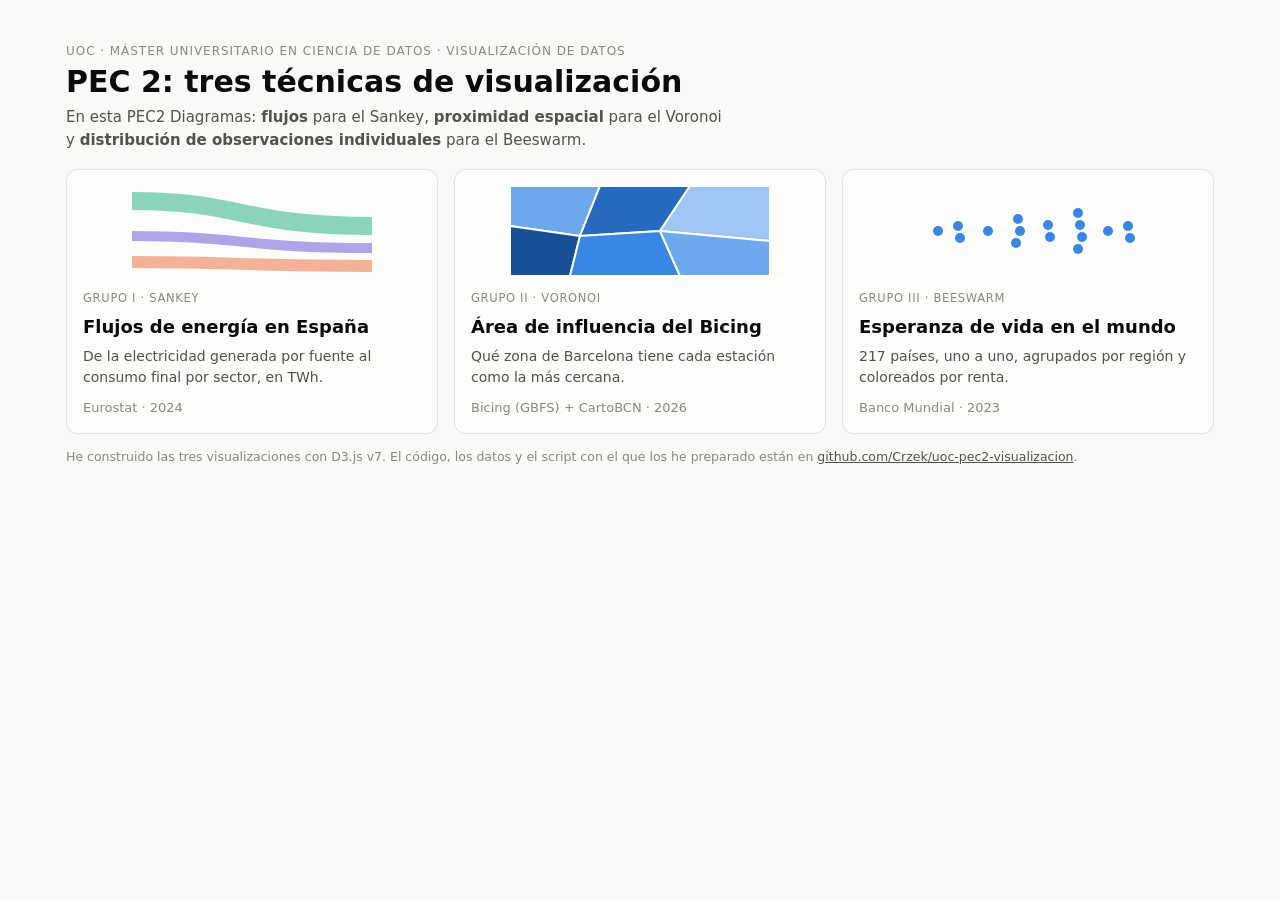
<file: index.html>
<!doctype html>
<html lang="es">
<head>
<meta charset="utf-8">
<meta name="viewport" content="width=device-width, initial-scale=1">
<title>PEC 2 · Visualización de datos</title>
<meta name="description" content="Tres técnicas de visualización (Sankey, Voronoi y Beeswarm) con datos abiertos. PEC 2, Visualización de datos, Máster en Ciencia de Datos (UOC).">
<link rel="stylesheet" href="lib/estilo.css">
<style>
  .cards { display: grid; grid-template-columns: repeat(auto-fit, minmax(260px, 1fr)); gap: 16px; margin-top: 18px; }
  a.card { display: block; color: inherit; text-decoration: none; transition: border-color .15s, transform .15s; }
  a.card:hover { border-color: var(--ink-2); transform: translateY(-2px); }
  .card h2 { font-size: 18px; margin: 4px 0 6px; }
  .card p { margin: 0; color: var(--ink-2); font-size: 14px; }
  .tag { font-size: 11.5px; letter-spacing: .06em; text-transform: uppercase; color: var(--muted); }
  .data { margin-top: 10px !important; font-size: 13px !important; color: var(--muted) !important; }
  svg.thumb { width: 100%; height: 90px; display: block; margin-bottom: 10px; }
</style>
</head>
<body>
<main>
  <p class="eyebrow">UOC · Máster Universitario en Ciencia de Datos · Visualización de datos</p>
  <h1>PEC 2: tres técnicas de visualización</h1>
  <p class="lede">En esta PEC2 Diagramas: <strong>flujos</strong> para el Sankey, <strong>proximidad espacial</strong> para el Voronoi y <strong>distribución de observaciones individuales</strong> para el Beeswarm.</p>
  <div class="cards">
    <a class="card" href="sankey/">
      <svg class="thumb" viewBox="0 0 260 90" aria-hidden="true">
        <path d="M10 15 C120 15 120 40 250 40" stroke="var(--aqua)" stroke-width="18" fill="none" opacity=".5"/>
        <path d="M10 50 C120 50 120 62 250 62" stroke="var(--violet)" stroke-width="10" fill="none" opacity=".5"/>
        <path d="M10 76 C120 76 120 80 250 80" stroke="var(--orange)" stroke-width="12" fill="none" opacity=".5"/>
      </svg>
      <span class="tag">Grupo I · Sankey</span>
      <h2>Flujos de energía en España</h2>
      <p>De la electricidad generada por fuente al consumo final por sector, en TWh.</p>
      <p class="data">Eurostat · 2024</p>
    </a>
    <a class="card" href="voronoi/">
      <svg class="thumb" viewBox="0 0 260 90" aria-hidden="true">
        <g stroke="var(--surface)" stroke-width="2">
          <path d="M0 0H90L70 50L0 40Z" fill="var(--seq-3)"/><path d="M90 0H180L150 45L70 50Z" fill="var(--seq-5)"/>
          <path d="M180 0H260V55L150 45Z" fill="var(--seq-2)"/><path d="M0 40L70 50L60 90H0Z" fill="var(--seq-6)"/>
          <path d="M70 50L150 45L170 90H60Z" fill="var(--seq-4)"/><path d="M150 45L260 55V90H170Z" fill="var(--seq-3)"/>
        </g>
      </svg>
      <span class="tag">Grupo II · Voronoi</span>
      <h2>Área de influencia del Bicing</h2>
      <p>Qué zona de Barcelona tiene cada estación como la más cercana.</p>
      <p class="data">Bicing (GBFS) + CartoBCN · 2026</p>
    </a>
    <a class="card" href="beeswarm/">
      <svg class="thumb" viewBox="0 0 260 90" aria-hidden="true">
        <g fill="var(--seq-4)">
          <circle cx="40" cy="45" r="5"/><circle cx="60" cy="40" r="5"/><circle cx="62" cy="52" r="5"/><circle cx="90" cy="45" r="5"/>
          <circle cx="120" cy="33" r="5"/><circle cx="122" cy="45" r="5"/><circle cx="118" cy="57" r="5"/><circle cx="150" cy="39" r="5"/>
          <circle cx="152" cy="51" r="5"/><circle cx="180" cy="27" r="5"/><circle cx="182" cy="39" r="5"/><circle cx="184" cy="51" r="5"/>
          <circle cx="180" cy="63" r="5"/><circle cx="210" cy="45" r="5"/><circle cx="230" cy="40" r="5"/><circle cx="232" cy="52" r="5"/>
        </g>
      </svg>
      <span class="tag">Grupo III · Beeswarm</span>
      <h2>Esperanza de vida en el mundo</h2>
      <p>217 países, uno a uno, agrupados por región y coloreados por renta.</p>
      <p class="data">Banco Mundial · 2023</p>
    </a>
  </div>
  <p class="source">He construido las tres visualizaciones con D3.js v7. El código, los datos y el script con el que los he preparado están en <a href="https://github.com/Crzek/uoc-pec2-visualizacion">github.com/Crzek/uoc-pec2-visualizacion</a>.</p>
</main>
</body>
</html>
</file>
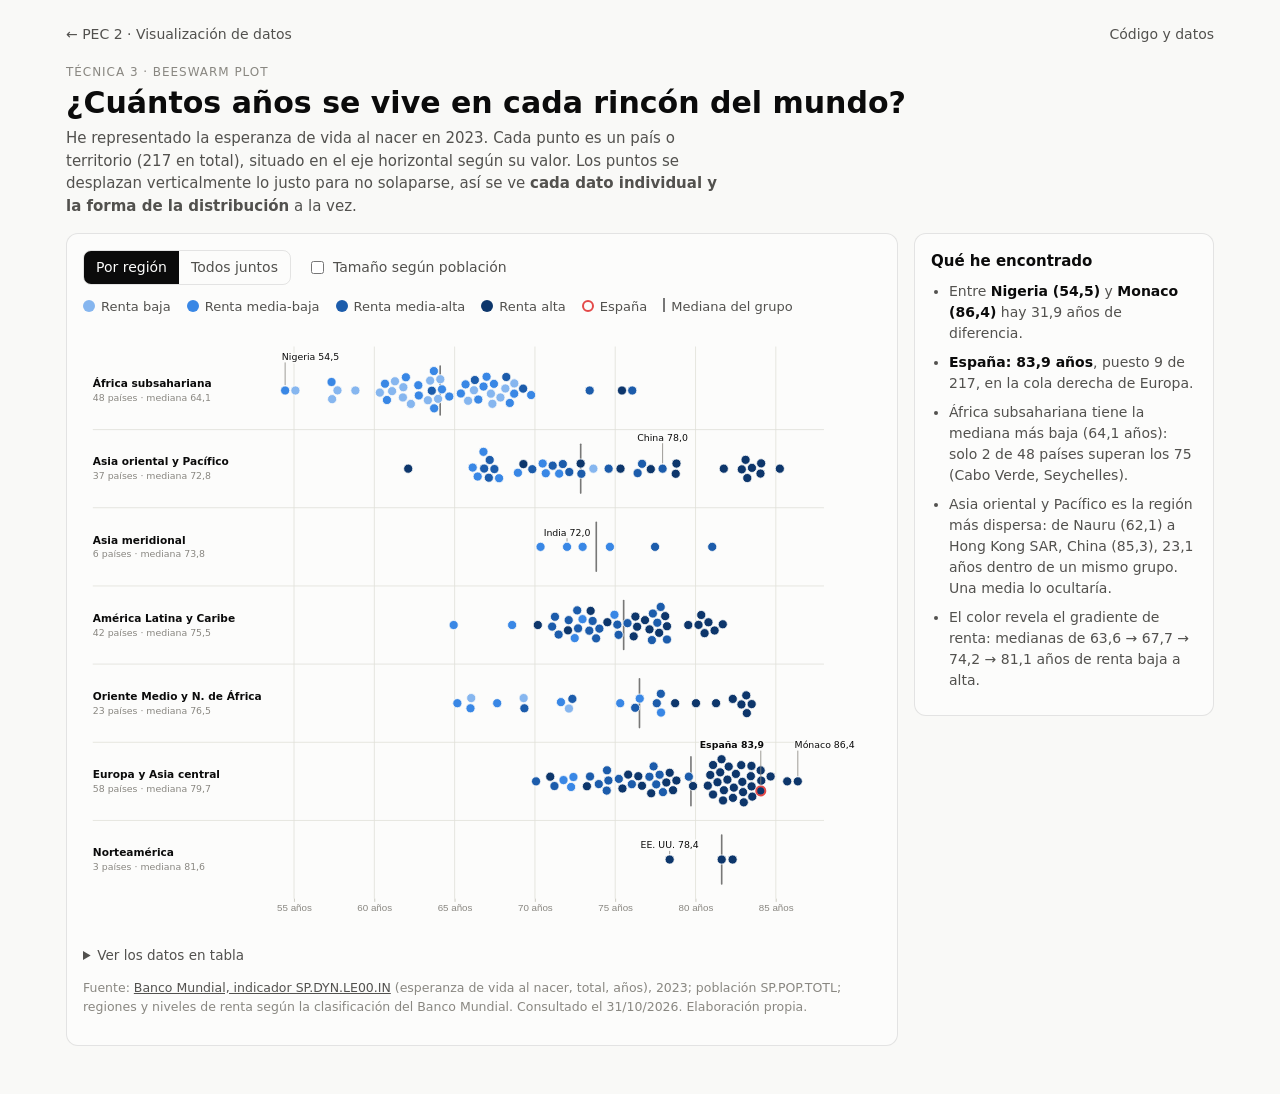
<file: beeswarm/index.html>
<!doctype html>
<html lang="es">
<head>
<meta charset="utf-8">
<meta name="viewport" content="width=device-width, initial-scale=1">
<title>Beeswarm · Esperanza de vida 2023</title>
<meta name="description" content="Beeswarm plot de la esperanza de vida al nacer en 217 países y territorios (2023), agrupados por región del Banco Mundial y coloreados por nivel de renta.">
<link rel="stylesheet" href="../lib/estilo.css">
<style>
  :root { --inc-1: #86b6ef; --inc-2: #3987e5; --inc-3: #1c5cab; --inc-4: #0d366b; }
  @media (prefers-color-scheme: dark) { :root:not([data-theme="light"]) { --inc-1: #184f95; --inc-2: #2a78d6; --inc-3: #6da7ec; --inc-4: #cde2fb; } }
  :root[data-theme="dark"] { --inc-1: #184f95; --inc-2: #2a78d6; --inc-3: #6da7ec; --inc-4: #cde2fb; }
  .dot { stroke: var(--surface); stroke-width: 1; }
  .dot:hover { stroke: var(--ink); stroke-width: 1.6; }
  .dot.esp { stroke: var(--accent); stroke-width: 2.4; }
  .rowlbl { font-size: 13px; font-weight: 600; fill: var(--ink); }
  .rowsub { font-size: 11.5px; fill: var(--muted); }
  .med { stroke: var(--ink); stroke-width: 2; stroke-linecap: round; }
  .medlbl { font-size: 11px; fill: var(--ink-2); }
  .ann { font-size: 11.5px; fill: var(--ink); paint-order: stroke; stroke: var(--surface); stroke-width: 3.5px; }
  .annline { stroke: var(--muted); stroke-width: 1; }
  .rowsep { stroke: var(--grid); }
</style>
</head>
<body>
<main>
  <header class="top">
    <a href="../">← PEC 2 · Visualización de datos</a>
    <a href="https://github.com/Crzek/uoc-pec2-visualizacion/tree/main/beeswarm">Código y datos</a>
  </header>
  <p class="eyebrow">Técnica 3 · Beeswarm plot</p>
  <h1>¿Cuántos años se vive en cada rincón del mundo?</h1>
  <p class="lede">He representado la esperanza de vida al nacer en 2023. Cada punto es un país o territorio (217 en total), situado en el eje horizontal según su valor. Los puntos se desplazan verticalmente lo justo para no solaparse, así se ve <strong>cada dato individual y la forma de la distribución</strong> a la vez.</p>

  <div class="grid2">
    <section class="card">
      <div class="controls">
        <div class="seg" role="group" aria-label="Agrupación">
          <button data-g="region" aria-pressed="true">Por región</button>
          <button data-g="todos" aria-pressed="false">Todos juntos</button>
        </div>
        <label class="chk"><input type="checkbox" id="chkPop"> Tamaño según población</label>
      </div>
      <div class="legend" id="legend"></div>
      <div class="chart" id="chart"></div>
      <details class="tabla"><summary>Ver los datos en tabla</summary><div id="tabla"></div></details>
      <p class="source">Fuente: <a href="https://data.worldbank.org/indicator/SP.DYN.LE00.IN">Banco Mundial, indicador SP.DYN.LE00.IN</a> (esperanza de vida al nacer, total, años), 2023; población SP.POP.TOTL; regiones y niveles de renta según la clasificación del Banco Mundial. Consultado el 31/10/2026. Elaboración propia.</p>
    </section>
    <aside class="card insights">
      <h2>Qué he encontrado</h2>
      <ul id="insights"></ul>
    </aside>
  </div>
</main>
<div class="tooltip" id="tt"></div>
<script src="../lib/d3.min.js"></script>
<script>
const REG = {
  "Sub-Saharan Africa": "África subsahariana",
  "South Asia": "Asia meridional",
  "Middle East, North Africa, Afghanistan & Pakistan": "Oriente Medio y N. de África",
  "Latin America & Caribbean": "América Latina y Caribe",
  "East Asia & Pacific": "Asia oriental y Pacífico",
  "Europe & Central Asia": "Europa y Asia central",
  "North America": "Norteamérica"
};
const INC = ["Low income", "Lower middle income", "Upper middle income", "High income"];
const INC_ES = { "Low income": "Renta baja", "Lower middle income": "Renta media-baja", "Upper middle income": "Renta media-alta", "High income": "Renta alta" };
const css = n => getComputedStyle(document.documentElement).getPropertyValue(n).trim();
const incColor = r => css(`--inc-${INC.indexOf(r) + 1}`);
const nf = (v, d = 1) => v.toFixed(d).replace(".", ",");
const tt = d3.select("#tt");

d3.csv("esperanza_vida_2023.csv", d3.autoType).then(data => {
  data.forEach(d => d.region = REG[d.region_bm]);
  const regions = d3.groups(data, d => d.region).map(([k, v]) => ({ k, med: d3.median(v, d => d.esperanza_vida), n: v.length }))
    .sort((a, b) => a.med - b.med);
  const W = 980, M = { t: 30, r: 70, b: 40, l: 200 };
  const rowH = 96, H = M.t + regions.length * rowH + M.b;
  const x = d3.scaleLinear().domain([52, 88]).range([M.l, W - M.r]);
  const r = d3.scaleSqrt().domain([0, d3.max(data, d => d.poblacion)]).range([0, 26]);
  const yRow = d3.scalePoint().domain(regions.map(d => d.k)).range([M.t + rowH / 2, H - M.b - rowH / 2]);

  const svg = d3.select("#chart").append("svg").attr("viewBox", [0, 0, W, H]).attr("role", "img")
    .attr("aria-label", "Beeswarm de la esperanza de vida por país en 2023");
  const gGrid = svg.append("g").attr("class", "gridline");
  gGrid.selectAll("line").data(x.ticks(9)).join("line").attr("x1", d => x(d)).attr("x2", d => x(d)).attr("y1", M.t - 6).attr("y2", H - M.b);
  svg.append("g").attr("class", "axis").attr("transform", `translate(0,${H - M.b})`)
    .call(d3.axisBottom(x).ticks(9).tickSize(4).tickFormat(d => d + " años")).call(g => g.select(".domain").remove());
  const gRows = svg.append("g");
  const gMed = svg.append("g");
  const gDots = svg.append("g");
  const gAnn = svg.append("g");

  const dots = gDots.selectAll("circle").data(data).join("circle")
    .attr("class", d => "dot" + (d.iso3 === "ESP" ? " esp" : "")).attr("fill", d => incColor(d.renta))
    .attr("cx", d => x(d.esperanza_vida)).attr("cy", H / 2).attr("r", 4.6)
    .on("mousemove", (e, d) => {
      tt.html(`<b>${d.pais}</b><br><span class="k">${d.region} · ${INC_ES[d.renta]}</span><br>Esperanza de vida: <b>${nf(d.esperanza_vida)} años</b><br>Población: ${d3.format(",")(d.poblacion).replace(/,/g, ".")}`).style("opacity", 1);
      const w = tt.node().offsetWidth; let xx = e.clientX + 14; if (xx + w > innerWidth - 8) xx = e.clientX - w - 14;
      tt.style("left", xx + "px").style("top", (e.clientY + 14) + "px");
    }).on("mouseleave", () => tt.style("opacity", 0));

  let mode = "region", popSize = false;
  function layout() {
    const rad = d => popSize ? Math.max(2.4, r(d.poblacion)) : 5.6;
    const cy = d => mode === "region" ? yRow(d.region) : (M.t + H - M.b) / 2;
    const nodes = data.map(d => ({ d, x: x(d.esperanza_vida), y: cy(d), r: rad(d) }));
    const sim = d3.forceSimulation(nodes)
      .force("x", d3.forceX(n => x(n.d.esperanza_vida)).strength(1))
      .force("y", d3.forceY(n => cy(n.d)).strength(mode === "region" ? 0.12 : 0.05))
      .force("c", d3.forceCollide(n => n.r + 0.7).iterations(3)).stop();
    for (let i = 0; i < 260; i++) sim.tick();
    nodes.forEach(n => { n.d._x = n.x; n.d._y = n.y; n.d._r = n.r; });
    dots.sort((a, b) => b._r - a._r).transition().duration(700)
      .attr("cx", d => d._x).attr("cy", d => d._y).attr("r", d => d._r);

    // Etiquetas de fila y medianas
    const rows = mode === "region" ? regions : [{ k: "Todos los países", med: d3.median(data, d => d.esperanza_vida), n: data.length }];
    const ry = k => mode === "region" ? yRow(k) : (M.t + H - M.b) / 2;
    gRows.selectAll("g").data(rows, d => d.k).join(
      en => { const g = en.append("g"); g.append("text").attr("class", "rowlbl"); g.append("text").attr("class", "rowsub"); g.append("line").attr("class", "rowsep"); return g; })
      .call(g => g.select(".rowlbl").attr("x", 12).attr("y", d => ry(d.k) - 4).text(d => d.k))
      .call(g => g.select(".rowsub").attr("x", 12).attr("y", d => ry(d.k) + 13).text(d => `${d.n} países · mediana ${nf(d.med)}`))
      .call(g => g.select(".rowsep").attr("x1", 12).attr("x2", W - M.r).attr("y1", d => ry(d.k) + rowH / 2).attr("y2", d => ry(d.k) + rowH / 2)
        .style("display", (d, i) => mode === "region" && i < rows.length - 1 ? null : "none"));
    gMed.selectAll("line").data(rows, d => d.k).join("line").attr("class", "med")
      .attr("x1", d => x(d.med)).attr("x2", d => x(d.med)).attr("y1", d => ry(d.k) - 30).attr("y2", d => ry(d.k) + 30)
      .attr("stroke-opacity", 0.0).transition().delay(500).attr("stroke-opacity", 0.55);

    // Anotaciones: etiqueta encima del enjambre de su fila, con línea guía hasta el punto
    const NAMES = { ESP: "España", MCO: "Mónaco", NGA: "Nigeria", USA: "EE. UU.", IND: "India", CHN: "China" };
    const ANCHOR = { ESP: "end", MCO: "start", NGA: "start", USA: "middle", IND: "middle", CHN: "middle" };
    const pick = mode === "region" ? Object.keys(NAMES) : ["ESP", "MCO", "NGA", "IND"];
    const ann = data.filter(d => pick.includes(d.iso3));
    const rowTop = {};
    data.forEach(d => { const k = mode === "region" ? d.region : "all"; rowTop[k] = Math.min(rowTop[k] ?? Infinity, d._y - d._r); });
    const labelY = d => rowTop[mode === "region" ? d.region : "all"] - 8;
    setTimeout(() => {
      gAnn.selectAll("g").data(ann, d => d.iso3).join(en => { const g = en.append("g"); g.append("line").attr("class", "annline"); g.append("text").attr("class", "ann"); return g; })
        .call(g => g.select("line").attr("x1", d => d._x).attr("x2", d => d._x).attr("y1", d => d._y - d._r - 1).attr("y2", d => labelY(d) + 3))
        .call(g => g.select("text").attr("x", d => d._x + (ANCHOR[d.iso3] === "start" ? -4 : ANCHOR[d.iso3] === "end" ? 4 : 0))
          .attr("y", labelY).attr("text-anchor", d => ANCHOR[d.iso3])
          .attr("font-weight", d => d.iso3 === "ESP" ? 700 : 400)
          .text(d => NAMES[d.iso3] + " " + nf(d.esperanza_vida)));
    }, 720);
  }
  layout();

  d3.selectAll(".seg button").on("click", function () {
    d3.selectAll(".seg button").attr("aria-pressed", "false"); d3.select(this).attr("aria-pressed", "true");
    mode = this.dataset.g; layout();
  });
  d3.select("#chkPop").on("change", function () { popSize = this.checked; layout(); });
  matchMedia("(prefers-color-scheme: dark)").addEventListener("change", () => { dots.attr("fill", d => incColor(d.renta)); legend(); });

  function legend() {
    d3.select("#legend").selectAll("span.it").data(INC).join("span").attr("class", "it")
      .html(k => `<span class="sw" style="background:${incColor(k)};border-radius:50%"></span>${INC_ES[k]}`);
    d3.select("#legend").selectAll("span.esp").data([1]).join("span").attr("class", "esp")
      .html(`<span class="sw" style="border:2.4px solid ${css("--accent")};border-radius:50%"></span>España`);
    d3.select("#legend").selectAll("span.med").data([1]).join("span").attr("class", "med")
      .html(`<span class="sw" style="width:2px;height:14px;background:var(--ink);opacity:.55;border-radius:0"></span>Mediana del grupo`);
  }
  legend();

  // Insights
  const sorted = data.slice().sort((a, b) => b.esperanza_vida - a.esperanza_vida);
  const esp = data.find(d => d.iso3 === "ESP"), espRank = sorted.indexOf(esp) + 1;
  const ssa = data.filter(d => d.region === "África subsahariana");
  const ssaAbove75 = ssa.filter(d => d.esperanza_vida >= 75);
  const spread = d3.groups(data, d => d.region).map(([k, v]) => ({ k, lo: d3.least(v, d => d.esperanza_vida), hi: d3.greatest(v, d => d.esperanza_vida) }))
    .sort((a, b) => (b.hi.esperanza_vida - b.lo.esperanza_vida) - (a.hi.esperanza_vida - a.lo.esperanza_vida))[0];
  const byInc = INC.map(k => d3.median(data.filter(d => d.renta === k), d => d.esperanza_vida));
  d3.select("#insights").html(`
    <li>Entre <strong>${sorted[sorted.length - 1].pais} (${nf(sorted[sorted.length - 1].esperanza_vida)})</strong> y <strong>${sorted[0].pais} (${nf(sorted[0].esperanza_vida)})</strong> hay ${nf(sorted[0].esperanza_vida - sorted[sorted.length - 1].esperanza_vida)} años de diferencia.</li>
    <li><strong>España: ${nf(esp.esperanza_vida)} años</strong>, puesto ${espRank} de ${data.length}, en la cola derecha de Europa.</li>
    <li>África subsahariana tiene la mediana más baja (${nf(regions[0].med)} años): solo ${ssaAbove75.length} de ${ssa.length} países superan los 75 (${ssaAbove75.map(d => d.pais).join(", ")}).</li>
    <li>${spread.k} es la región más dispersa: de ${spread.lo.pais} (${nf(spread.lo.esperanza_vida)}) a ${spread.hi.pais} (${nf(spread.hi.esperanza_vida)}), ${nf(spread.hi.esperanza_vida - spread.lo.esperanza_vida)} años dentro de un mismo grupo. Una media lo ocultaría.</li>
    <li>El color revela el gradiente de renta: medianas de ${byInc.map(v => nf(v)).join(" → ")} años de renta baja a alta.</li>`);

  d3.select("#tabla").html(`<table><thead><tr><th>#</th><th>País</th><th>Región</th><th>Renta</th><th>Años</th></tr></thead><tbody>${sorted.map((d, i) => `<tr><td class="n">${i + 1}</td><td>${d.pais}</td><td>${d.region}</td><td>${INC_ES[d.renta]}</td><td class="n">${nf(d.esperanza_vida)}</td></tr>`).join("")}</tbody></table>`);
});
</script>
</body>
</html>
</file>
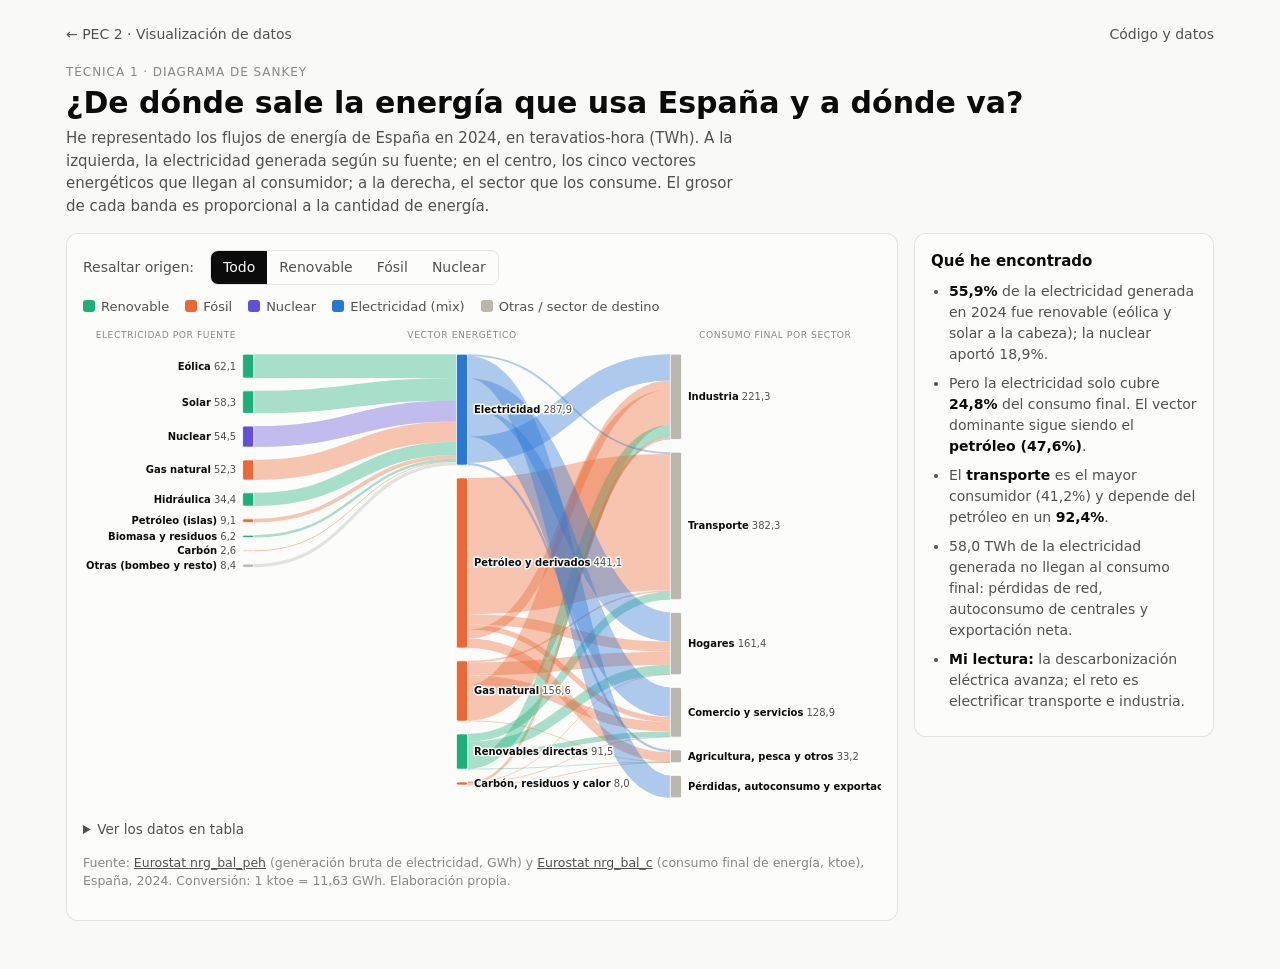
<file: sankey/index.html>
<!doctype html>
<html lang="es">
<head>
<meta charset="utf-8">
<meta name="viewport" content="width=device-width, initial-scale=1">
<title>Sankey · Energía en España 2024</title>
<meta name="description" content="Diagrama de Sankey de los flujos de energía en España en 2024: de la generación eléctrica por fuente al consumo final por sector. Datos de Eurostat.">
<link rel="stylesheet" href="../lib/estilo.css">
<style>
  .node rect { stroke: var(--surface); stroke-width: 1; }
  .link { fill: none; stroke-opacity: .38; mix-blend-mode: normal; transition: stroke-opacity .15s; }
  .link.dim { stroke-opacity: .07; }
  .link.hi { stroke-opacity: .7; }
  .node.dim rect { opacity: .3; }
  .lbl { font-size: 12.5px; fill: var(--ink); paint-order: stroke; stroke: var(--surface); stroke-width: 4px; stroke-linejoin: round; }
  .lbl .v { fill: var(--ink-2); font-weight: 400; }
  .colhead { font-size: 11.5px; letter-spacing: .06em; text-transform: uppercase; fill: var(--muted); }
</style>
</head>
<body>
<main>
  <header class="top">
    <a href="../">← PEC 2 · Visualización de datos</a>
    <a href="https://github.com/Crzek/uoc-pec2-visualizacion/tree/main/sankey">Código y datos</a>
  </header>
  <p class="eyebrow">Técnica 1 · Diagrama de Sankey</p>
  <h1>¿De dónde sale la energía que usa España y a dónde va?</h1>
  <p class="lede">He representado los flujos de energía de España en 2024, en teravatios-hora (TWh). A la izquierda, la electricidad generada según su fuente; en el centro, los cinco vectores energéticos que llegan al consumidor; a la derecha, el sector que los consume. El grosor de cada banda es proporcional a la cantidad de energía.</p>

  <div class="grid2">
    <section class="card">
      <div class="controls">
        <span>Resaltar origen:</span>
        <div class="seg" role="group" aria-label="Resaltar familia">
          <button data-f="all" aria-pressed="true">Todo</button>
          <button data-f="renovable" aria-pressed="false">Renovable</button>
          <button data-f="fosil" aria-pressed="false">Fósil</button>
          <button data-f="nuclear" aria-pressed="false">Nuclear</button>
        </div>
      </div>
      <div class="legend" id="legend"></div>
      <div class="chart" id="chart"></div>
      <details class="tabla"><summary>Ver los datos en tabla</summary><div id="tabla"></div></details>
      <p class="source">Fuente: <a href="https://ec.europa.eu/eurostat/databrowser/view/nrg_bal_peh/default/table">Eurostat nrg_bal_peh</a> (generación bruta de electricidad, GWh) y <a href="https://ec.europa.eu/eurostat/databrowser/view/nrg_bal_c/default/table">Eurostat nrg_bal_c</a> (consumo final de energía, ktoe), España, 2024. Conversión: 1 ktoe = 11,63 GWh. Elaboración propia.</p>
    </section>
    <aside class="card insights">
      <h2>Qué he encontrado</h2>
      <ul id="insights"></ul>
    </aside>
  </div>
</main>
<div class="tooltip" id="tt"></div>
<script src="../lib/d3.min.js"></script>
<script src="../lib/d3-sankey.min.js"></script>
<script>
const FAM = {
  "Eólica": "renovable", "Solar": "renovable", "Hidráulica": "renovable", "Biomasa, biogás y residuos": "renovable",
  "Nuclear": "nuclear", "Gas natural": "fosil", "Petróleo (islas)": "fosil", "Carbón": "fosil", "Otras (bombeo y resto)": "otra",
  "Electricidad": "electricidad", "Petróleo y derivados": "fosil", "Gas natural (uso directo)": "fosil",
  "Renovables directas y biocarburantes": "renovable", "Carbón, residuos y calor": "fosil"
};
const FAM_LABEL = { renovable: "Renovable", fosil: "Fósil", nuclear: "Nuclear", electricidad: "Electricidad (mix)", otra: "Otras / sector de destino" };
const css = n => getComputedStyle(document.documentElement).getPropertyValue(n).trim();
const famColor = f => ({ renovable: css("--aqua"), fosil: css("--orange"), nuclear: css("--violet"), electricidad: css("--blue") }[f] || css("--neutral"));
const fmt = d3.format(",.1f"), pct = d3.format(".1%");
const fmtES = v => fmt(v).replace(/,/g, "X").replace(/\./g, ",").replace(/X/g, ".");
const pctES = v => pct(v).replace(".", ",");
const tt = d3.select("#tt");
let current = "all";

d3.json("flujos_energia_espana_2024.json").then(data => {
  const W = 1000, H = 600, M = { t: 34, r: 250, b: 10, l: 200 };
  const sankey = d3.sankey()
    .nodeWidth(14).nodePadding(16)
    .nodeAlign(n => n.col)
    .nodeSort(null)
    .extent([[M.l, M.t], [W - M.r, H - M.b]]);
  const graph = sankey({ nodes: data.nodes.map(d => ({ ...d })), links: data.links.map(d => ({ ...d })) });
  graph.nodes.forEach(n => n.fam = n.grupo === "sector" || n.grupo === "perdidas" ? "otra" : FAM[n.name]);

  const totalElec = graph.nodes.find(n => n.name === "Electricidad").value;
  const finalTot = d3.sum(graph.nodes.filter(n => n.grupo === "sector"), n => n.value);

  const svg = d3.select("#chart").append("svg").attr("viewBox", [0, 0, W, H]).attr("role", "img")
    .attr("aria-label", "Diagrama de Sankey de los flujos de energía en España en 2024");
  const heads = [["Electricidad por fuente", M.l - 8, "end"], ["Vector energético", (M.l + W - M.r) / 2, "middle"], ["Consumo final por sector", W - M.r + 22, "start"]];
  svg.append("g").selectAll("text").data(heads).join("text").attr("class", "colhead")
    .attr("x", d => d[1]).attr("y", 14).attr("text-anchor", d => d[2]).text(d => d[0]);

  const link = svg.append("g").selectAll("path").data(graph.links).join("path")
    .attr("class", "link").attr("d", d3.sankeyLinkHorizontal())
    .attr("stroke", d => famColor(d.source.fam)).attr("stroke-width", d => Math.max(1, d.width))
    .on("mousemove", (e, d) => show(e, `<b>${d.source.name} → ${d.target.name}</b><br>${fmtES(d.value)} TWh<br><span class="k">${pctES(d.value / d.source.value)} de “${d.source.name}”</span>`))
    .on("mouseleave", hide);

  const node = svg.append("g").selectAll("g").data(graph.nodes).join("g").attr("class", "node");
  node.append("rect").attr("x", d => d.x0).attr("y", d => d.y0).attr("height", d => Math.max(1, d.y1 - d.y0))
    .attr("width", d => d.x1 - d.x0).attr("rx", 2).attr("fill", d => famColor(d.fam))
    .on("mousemove", (e, d) => {
      const base = d.grupo === "fuente" ? `${pctES(d.value / totalElec)} de la electricidad generada`
        : d.grupo === "sector" ? `${pctES(d.value / finalTot)} del consumo final`
        : d.grupo === "perdidas" ? `${pctES(d.value / totalElec)} de la electricidad generada`
        : `${pctES(d.name === "Electricidad" ? (totalElec - graph.nodes.find(n => n.grupo === "perdidas").value) / finalTot : d.value / finalTot)} del consumo final`;
      show(e, `<b>${d.name}</b><br>${fmtES(d.value)} TWh<br><span class="k">${base}</span>`);
      link.classed("dim", l => l.source !== d && l.target !== d).classed("hi", l => l.source === d || l.target === d);
    })
    .on("mouseleave", () => { hide(); applyFilter(current); });

  const lbl = node.append("text").attr("class", "lbl")
    .attr("x", d => d.col === 0 ? d.x0 - 8 : d.x1 + 8)
    .attr("y", d => (d.y0 + d.y1) / 2).attr("dy", "0.35em")
    .attr("text-anchor", d => d.col === 0 ? "end" : "start");
  lbl.append("tspan").attr("font-weight", 600).text(d => d.name.replace(" (uso directo)", "").replace(" y biocarburantes", "").replace("Biomasa, biogás y residuos", "Biomasa y residuos"));
  lbl.append("tspan").attr("class", "v").text(d => `  ${fmtES(d.value)}`);

  // Leyenda
  d3.select("#legend").selectAll("span").data(["renovable", "fosil", "nuclear", "electricidad", "otra"]).join("span")
    .html(f => `<span class="sw" style="background:${famColor(f)}"></span>${FAM_LABEL[f]}`);

  // Filtro por familia
  function applyFilter(f) {
    current = f;
    if (f === "all") { link.classed("dim", false).classed("hi", false); node.classed("dim", false); return; }
    link.classed("dim", l => l.source.fam !== f).classed("hi", l => l.source.fam === f);
    node.classed("dim", n => !(n.fam === f || n.grupo === "sector" || n.name === "Electricidad" || n.grupo === "perdidas"));
  }
  d3.selectAll(".seg button").on("click", function () {
    d3.selectAll(".seg button").attr("aria-pressed", "false"); d3.select(this).attr("aria-pressed", "true");
    applyFilter(this.dataset.f);
  });

  // Insights calculados a partir de los datos
  const byFam = f => d3.sum(graph.nodes.filter(n => n.grupo === "fuente" && n.fam === f), n => n.value);
  const v = name => graph.nodes.find(n => n.name === name).value;
  const transp = graph.nodes.find(n => n.name === "Transporte");
  const transpOil = transp.targetLinks.find(l => l.source.name === "Petróleo y derivados").value;
  const elecFinal = totalElec - v("Pérdidas, autoconsumo y exportación neta");
  d3.select("#insights").html(`
    <li><strong>${pctES(byFam("renovable") / totalElec)}</strong> de la electricidad generada en 2024 fue renovable (eólica y solar a la cabeza); la nuclear aportó ${pctES(byFam("nuclear") / totalElec)}.</li>
    <li>Pero la electricidad solo cubre <strong>${pctES(elecFinal / finalTot)}</strong> del consumo final. El vector dominante sigue siendo el <strong>petróleo (${pctES(v("Petróleo y derivados") / finalTot)})</strong>.</li>
    <li>El <strong>transporte</strong> es el mayor consumidor (${pctES(transp.value / finalTot)}) y depende del petróleo en un <strong>${pctES(transpOil / transp.value)}</strong>.</li>
    <li>${fmtES(v("Pérdidas, autoconsumo y exportación neta"))} TWh de la electricidad generada no llegan al consumo final: pérdidas de red, autoconsumo de centrales y exportación neta.</li>
    <li><strong>Mi lectura:</strong> la descarbonización eléctrica avanza; el reto es electrificar transporte e industria.</li>`);

  // Tabla accesible
  const rows = graph.links.map(l => [l.source.name, l.target.name, l.value]);
  d3.select("#tabla").html(`<table><thead><tr><th>Origen</th><th>Destino</th><th>TWh</th></tr></thead><tbody>${rows.map(r => `<tr><td>${r[0]}</td><td>${r[1]}</td><td class="n">${fmtES(r[2])}</td></tr>`).join("")}</tbody></table>`);
});

function show(e, html) {
  tt.html(html).style("opacity", 1);
  const w = tt.node().offsetWidth, h = tt.node().offsetHeight;
  let x = e.clientX + 14, y = e.clientY + 14;
  if (x + w > innerWidth - 8) x = e.clientX - w - 14;
  if (y + h > innerHeight - 8) y = e.clientY - h - 14;
  tt.style("left", x + "px").style("top", y + "px");
}
function hide() { tt.style("opacity", 0); }
</script>
</body>
</html>
</file>
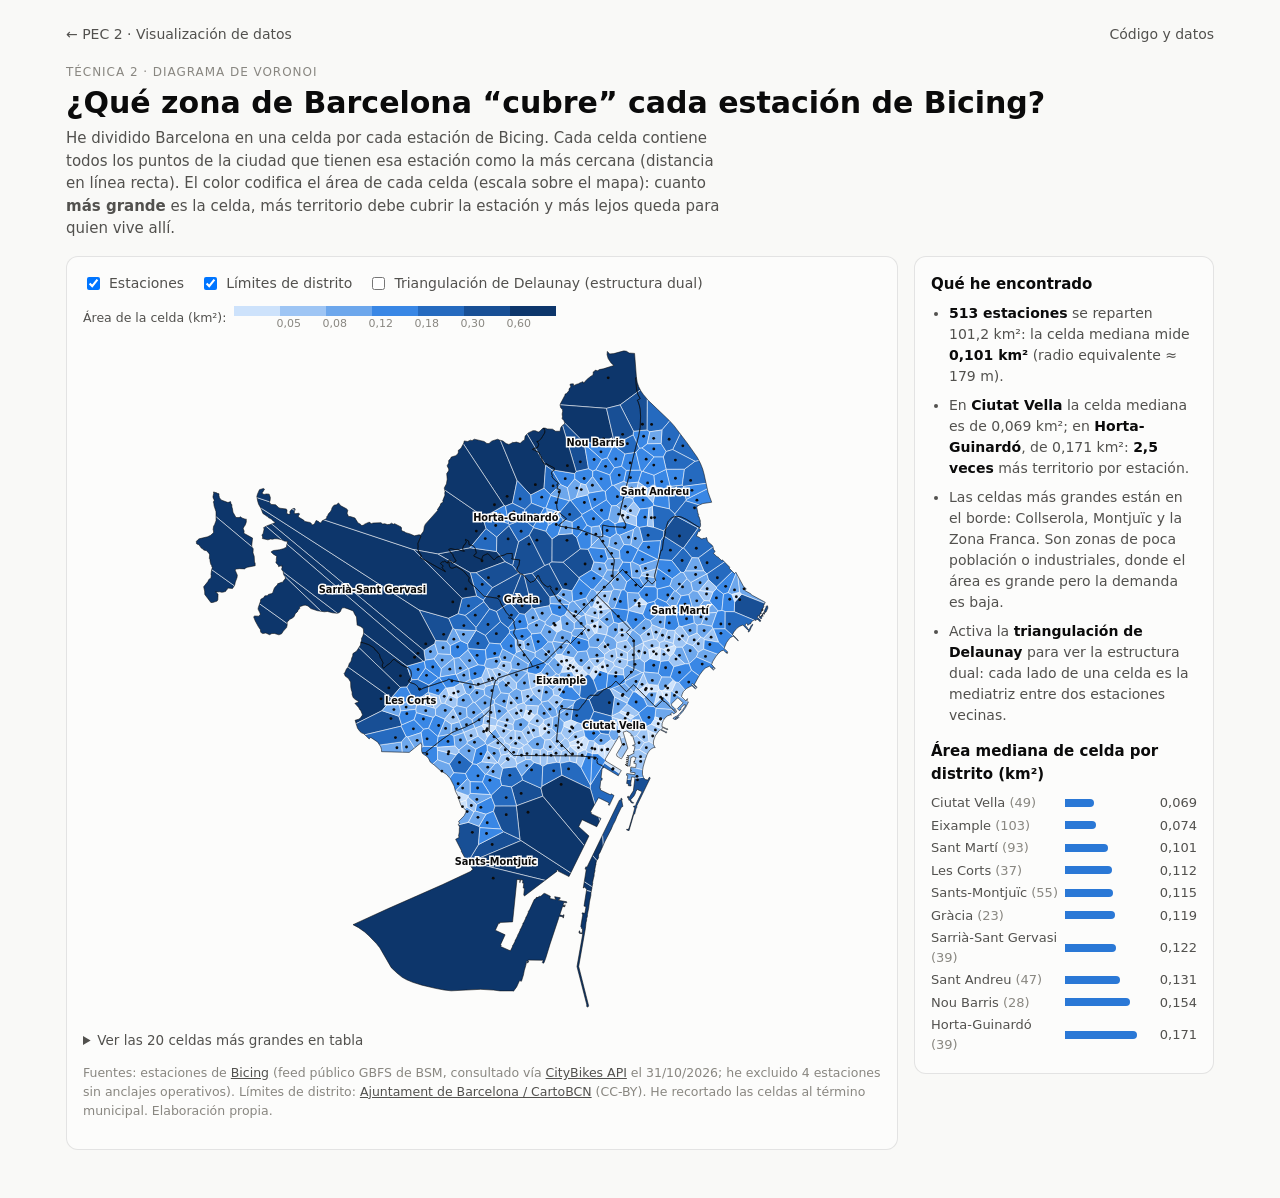
<file: voronoi/index.html>
<!doctype html>
<html lang="es">
<head>
<meta charset="utf-8">
<meta name="viewport" content="width=device-width, initial-scale=1">
<title>Voronoi · Bicing Barcelona</title>
<meta name="description" content="Diagrama de Voronoi del área de influencia de cada estación de Bicing en Barcelona. Datos abiertos de Bicing y CartoBCN.">
<link rel="stylesheet" href="../lib/estilo.css">
<style>
  .cell { stroke: var(--surface); stroke-width: .6; }
  .cell:hover { stroke: var(--ink); stroke-width: 1.6; }
  .district { fill: none; stroke: var(--ink); stroke-opacity: .55; stroke-width: 1.1; pointer-events: none; }
  .city { fill: none; stroke: var(--ink); stroke-width: 1.6; pointer-events: none; }
  .station { fill: var(--ink); pointer-events: none; }
  .delaunay { fill: none; stroke: var(--accent); stroke-width: .6; stroke-opacity: .8; pointer-events: none; }
  .dlabel { font-size: 11px; font-weight: 600; fill: var(--ink); paint-order: stroke; stroke: var(--surface); stroke-width: 3.5px; pointer-events: none; }
  .scale { display: flex; align-items: center; gap: 8px; font-size: 12.5px; color: var(--ink-2); flex-wrap: wrap; margin: 4px 0 10px; }
  .scale .bar { display: flex; }
  .scale .bar span { width: 46px; height: 10px; }
  .scale .ticks { display: flex; margin-left: 0; }
  .scale .ticks span { width: 46px; font-size: 11px; color: var(--muted); text-align: left; transform: translateX(-4px); }
  .drow { display: grid; grid-template-columns: 128px 1fr 54px; gap: 6px; align-items: center; font-size: 13px; color: var(--ink-2); margin: 3px 0; }
  .drow .b { height: 8px; border-radius: 0 4px 4px 0; background: var(--blue); }
  .drow .n { text-align: right; font-variant-numeric: tabular-nums; }
</style>
</head>
<body>
<main>
  <header class="top">
    <a href="../">← PEC 2 · Visualización de datos</a>
    <a href="https://github.com/Crzek/uoc-pec2-visualizacion/tree/main/voronoi">Código y datos</a>
  </header>
  <p class="eyebrow">Técnica 2 · Diagrama de Voronoi</p>
  <h1>¿Qué zona de Barcelona “cubre” cada estación de Bicing?</h1>
  <p class="lede">He dividido Barcelona en una celda por cada estación de Bicing. Cada celda contiene todos los puntos de la ciudad que tienen esa estación como la más cercana (distancia en línea recta). El color codifica el área de cada celda (escala sobre el mapa): cuanto <strong>más grande</strong> es la celda, más territorio debe cubrir la estación y más lejos queda para quien vive allí.</p>

  <div class="grid2">
    <section class="card">
      <div class="controls">
        <label class="chk"><input type="checkbox" id="chkSt" checked> Estaciones</label>
        <label class="chk"><input type="checkbox" id="chkDist" checked> Límites de distrito</label>
        <label class="chk"><input type="checkbox" id="chkDel"> Triangulación de Delaunay (estructura dual)</label>
      </div>
      <div class="scale"><span>Área de la celda (km²):</span>
        <div><div class="bar" id="sbar"></div><div class="ticks" id="sticks"></div></div>
      </div>
      <div class="chart" id="chart"></div>
      <details class="tabla"><summary>Ver las 20 celdas más grandes en tabla</summary><div id="tabla"></div></details>
      <p class="source">Fuentes: estaciones de <a href="https://www.bicing.barcelona/">Bicing</a> (feed público GBFS de BSM, consultado vía <a href="https://api.citybik.es/v2/networks/bicing">CityBikes API</a> el 31/10/2026; he excluido 4 estaciones sin anclajes operativos). Límites de distrito: <a href="https://opendata-ajuntament.barcelona.cat/">Ajuntament de Barcelona / CartoBCN</a> (CC-BY). He recortado las celdas al término municipal. Elaboración propia.</p>
    </section>
    <aside class="card insights">
      <h2>Qué he encontrado</h2>
      <ul id="insights"></ul>
      <h2 style="margin-top:14px">Área mediana de celda por distrito (km²)</h2>
      <div id="dists"></div>
    </aside>
  </div>
</main>
<div class="tooltip" id="tt"></div>
<script src="../lib/d3.min.js"></script>
<script>
const tt = d3.select("#tt");
const nf = (v, d = 2) => v.toFixed(d).replace(".", ",");
Promise.all([d3.json("districtes_bcn.geojson"), d3.csv("estaciones_bicing.csv", d3.autoType)]).then(([geo, st]) => {
  const W = 900, H = 760;
  const proj = d3.geoMercator().fitExtent([[10, 10], [W - 10, H - 10]], geo);
  const path = d3.geoPath(proj);
  st.forEach(d => { [d.x, d.y] = proj([d.lon, d.lat]); });

  const css = n => getComputedStyle(document.documentElement).getPropertyValue(n).trim();
  const steps = [0.05, 0.08, 0.12, 0.18, 0.3, 0.6];
  const colors = () => [1, 2, 3, 4, 5, 6, 7].map(i => css(`--seq-${i}`));
  const color = d3.scaleThreshold().domain(steps);

  const svg = d3.select("#chart").append("svg").attr("viewBox", [0, 0, W, H]).attr("role", "img")
    .attr("aria-label", "Mapa de Voronoi de las estaciones de Bicing en Barcelona");
  svg.append("clipPath").attr("id", "clipCity").selectAll("path").data(geo.features).join("path").attr("d", path);

  const delaunay = d3.Delaunay.from(st, d => d.x, d => d.y);
  const voronoi = delaunay.voronoi([0, 0, W, H]);

  const gCells = svg.append("g").attr("clip-path", "url(#clipCity)");
  const cells = gCells.selectAll("path").data(st).join("path").attr("class", "cell")
    .attr("d", (d, i) => voronoi.renderCell(i))
    .on("mousemove", (e, d) => {
      tt.html(`<b>${d.nombre}</b><br><span class="k">${d.distrito}</span><br>Área de influencia: <b>${nf(d.area_km2, 3)} km²</b><br>Radio equivalente: ${Math.round(Math.sqrt(d.area_km2 / Math.PI) * 1000)} m<br>Anclajes: ${d.capacidad}`).style("opacity", 1);
      const w = tt.node().offsetWidth; let x = e.clientX + 14; if (x + w > innerWidth - 8) x = e.clientX - w - 14;
      tt.style("left", x + "px").style("top", (e.clientY + 14) + "px");
    })
    .on("mouseleave", () => tt.style("opacity", 0));

  const gDel = svg.append("path").attr("class", "delaunay").attr("clip-path", "url(#clipCity)").attr("d", delaunay.render()).style("display", "none");
  const gDist = svg.append("g").selectAll("path").data(geo.features).join("path").attr("class", "district").attr("d", path);
  const gSt = svg.append("g").selectAll("circle").data(st).join("circle").attr("class", "station")
    .attr("cx", d => d.x).attr("cy", d => d.y).attr("r", 1.6);
  const gLab = svg.append("g").selectAll("text").data(geo.features).join("text").attr("class", "dlabel")
    .attr("transform", d => `translate(${path.centroid(d)})`).attr("text-anchor", "middle").text(d => d.properties.nom);

  function paint() {
    const c = colors(); color.range(c);
    cells.attr("fill", d => color(d.area_km2));
    d3.select("#sbar").selectAll("span").data(c).join("span").style("background", d => d);
    d3.select("#sticks").selectAll("span").data(["", ...steps.map(s => nf(s))]).join("span").text(d => d);
  }
  paint();
  matchMedia("(prefers-color-scheme: dark)").addEventListener("change", paint);

  d3.select("#chkDel").on("change", function () { gDel.style("display", this.checked ? null : "none"); });
  d3.select("#chkSt").on("change", function () { gSt.style("display", this.checked ? null : "none"); });
  d3.select("#chkDist").on("change", function () { gDist.style("display", this.checked ? null : "none"); gLab.style("display", this.checked ? null : "none"); });

  // Estadísticos
  const byD = d3.rollups(st, v => ({ med: d3.median(v, d => d.area_km2), n: v.length }), d => d.distrito)
    .sort((a, b) => a[1].med - b[1].med);
  const maxMed = d3.max(byD, d => d[1].med);
  d3.select("#dists").selectAll("div").data(byD).join("div").attr("class", "drow")
    .html(d => `<span>${d[0]} <span style="color:var(--muted)">(${d[1].n})</span></span><div class="b" style="width:${100 * d[1].med / maxMed}%"></div><span class="n">${nf(d[1].med, 3)}</span>`);

  const area = d3.sum(st, d => d.area_km2), med = d3.median(st, d => d.area_km2);
  const big = st.slice().sort((a, b) => b.area_km2 - a.area_km2);
  const first = byD[0], last = byD[byD.length - 1];
  d3.select("#insights").html(`
    <li><strong>${st.length} estaciones</strong> se reparten ${nf(area, 1)} km²: la celda mediana mide <strong>${nf(med, 3)} km²</strong> (radio equivalente ≈ ${Math.round(Math.sqrt(med / Math.PI) * 1000)} m).</li>
    <li>En <strong>${first[0]}</strong> la celda mediana es de ${nf(first[1].med, 3)} km²; en <strong>${last[0]}</strong>, de ${nf(last[1].med, 3)} km²: <strong>${nf(last[1].med / first[1].med, 1)} veces</strong> más territorio por estación.</li>
    <li>Las celdas más grandes están en el borde: Collserola, Montjuïc y la Zona Franca. Son zonas de poca población o industriales, donde el área es grande pero la demanda es baja.</li>
    <li>Activa la <strong>triangulación de Delaunay</strong> para ver la estructura dual: cada lado de una celda es la mediatriz entre dos estaciones vecinas.</li>`);

  d3.select("#tabla").html(`<table><thead><tr><th>Estación</th><th>Distrito</th><th>km²</th></tr></thead><tbody>${big.slice(0, 20).map(d => `<tr><td>${d.nombre}</td><td>${d.distrito}</td><td class="n">${nf(d.area_km2, 3)}</td></tr>`).join("")}</tbody></table>`);
});
</script>
</body>
</html>
</file>
<file: lib/estilo.css>
/* Estilos compartidos PEC 2 - tokens claros/oscuros */
:root {
  color-scheme: light;
  --page: #f9f9f7;
  --surface: #fcfcfb;
  --ink: #0b0b0b;
  --ink-2: #52514e;
  --muted: #898781;
  --grid: #e1e0d9;
  --axis: #c3c2b7;
  --border: rgba(11, 11, 11, 0.10);
  --blue: #2a78d6;
  --orange: #eb6834;
  --aqua: #1baf7a;
  --violet: #6250d6;
  --neutral: #b9b7ae;
  --seq-1: #cde2fb; --seq-2: #9ec5f4; --seq-3: #6da7ec; --seq-4: #3987e5;
  --seq-5: #256abf; --seq-6: #184f95; --seq-7: #0d366b;
  --accent: #e34948;
}
@media (prefers-color-scheme: dark) {
  :root:not([data-theme="light"]) {
    color-scheme: dark;
    --page: #0d0d0d; --surface: #1a1a19; --ink: #f0efec; --ink-2: #c3c2b7;
    --muted: #898781; --grid: #2c2c2a; --axis: #383835; --border: rgba(255, 255, 255, 0.10);
    --blue: #3987e5; --orange: #d95926; --aqua: #199e70; --violet: #9085e9; --neutral: #5d5c57;
    --seq-1: #13304f; --seq-2: #184f95; --seq-3: #256abf; --seq-4: #3987e5;
    --seq-5: #6da7ec; --seq-6: #9ec5f4; --seq-7: #cde2fb;
    --accent: #e66767;
  }
}
:root[data-theme="dark"] {
  color-scheme: dark;
  --page: #0d0d0d; --surface: #1a1a19; --ink: #f0efec; --ink-2: #c3c2b7;
  --muted: #898781; --grid: #2c2c2a; --axis: #383835; --border: rgba(255, 255, 255, 0.10);
  --blue: #3987e5; --orange: #d95926; --aqua: #199e70; --violet: #9085e9; --neutral: #5d5c57;
  --seq-1: #13304f; --seq-2: #184f95; --seq-3: #256abf; --seq-4: #3987e5;
  --seq-5: #6da7ec; --seq-6: #9ec5f4; --seq-7: #cde2fb;
  --accent: #e66767;
}

* { box-sizing: border-box; }
body {
  margin: 0; background: var(--page); color: var(--ink);
  font: 15px/1.5 system-ui, -apple-system, "Segoe UI", sans-serif;
}
main { max-width: 1180px; margin: 0 auto; padding: 24px 16px 48px; }
header.top { display: flex; justify-content: space-between; align-items: baseline; gap: 12px; flex-wrap: wrap; }
header.top a { color: var(--ink-2); text-decoration: none; font-size: 14px; }
header.top a:hover { color: var(--ink); text-decoration: underline; }
.eyebrow { font-size: 12px; letter-spacing: .08em; text-transform: uppercase; color: var(--muted); margin: 18px 0 4px; }
h1 { font-size: clamp(22px, 3.2vw, 30px); line-height: 1.2; margin: 0 0 6px; font-weight: 650; }
.lede { color: var(--ink-2); max-width: 70ch; margin: 0 0 16px; }
.card { background: var(--surface); border: 1px solid var(--border); border-radius: 12px; padding: 16px; }
.controls { display: flex; flex-wrap: wrap; gap: 8px 16px; align-items: center; margin: 0 0 12px; font-size: 14px; color: var(--ink-2); }
.seg { display: inline-flex; border: 1px solid var(--border); border-radius: 8px; overflow: hidden; }
.seg button { border: 0; background: transparent; color: var(--ink-2); padding: 6px 12px; font: inherit; cursor: pointer; }
.seg button[aria-pressed="true"] { background: var(--ink); color: var(--surface); }
label.chk { display: inline-flex; gap: 6px; align-items: center; cursor: pointer; }
.legend { display: flex; flex-wrap: wrap; gap: 6px 16px; font-size: 13px; color: var(--ink-2); margin: 4px 0 10px; }
.legend .sw { display: inline-block; width: 12px; height: 12px; border-radius: 3px; margin-right: 6px; vertical-align: -1px; }
.chart { width: 100%; overflow: hidden; }
.chart svg { display: block; width: 100%; height: auto; }
.grid2 { display: grid; grid-template-columns: minmax(0, 1fr) 300px; gap: 16px; align-items: start; }
@media (max-width: 860px) { .grid2 { grid-template-columns: 1fr; } }
.insights h2 { font-size: 15px; margin: 0 0 8px; }
.insights ul { margin: 0; padding-left: 18px; color: var(--ink-2); font-size: 14px; }
.insights li { margin-bottom: 8px; }
.insights strong { color: var(--ink); }
.source { font-size: 12.5px; color: var(--muted); margin-top: 14px; }
.source a { color: var(--ink-2); }
.tooltip {
  position: fixed; pointer-events: none; z-index: 10; opacity: 0; transition: opacity .1s;
  background: var(--surface); color: var(--ink); border: 1px solid var(--border);
  border-radius: 8px; padding: 8px 10px; font-size: 13px; line-height: 1.4;
  box-shadow: 0 4px 16px rgba(0, 0, 0, .12); max-width: 280px;
}
.tooltip b { font-weight: 600; }
.tooltip .k { color: var(--ink-2); }
details.tabla { margin-top: 14px; font-size: 13.5px; }
details.tabla summary { cursor: pointer; color: var(--ink-2); }
details.tabla table { border-collapse: collapse; margin-top: 8px; width: 100%; }
details.tabla th, details.tabla td { text-align: left; padding: 4px 8px; border-bottom: 1px solid var(--grid); }
details.tabla td.n { text-align: right; font-variant-numeric: tabular-nums; }
svg text { fill: var(--ink-2); font-family: inherit; }
.axis path, .axis line { stroke: var(--axis); }
.axis text { fill: var(--muted); font-size: 12px; }
.gridline line { stroke: var(--grid); }
</file>
